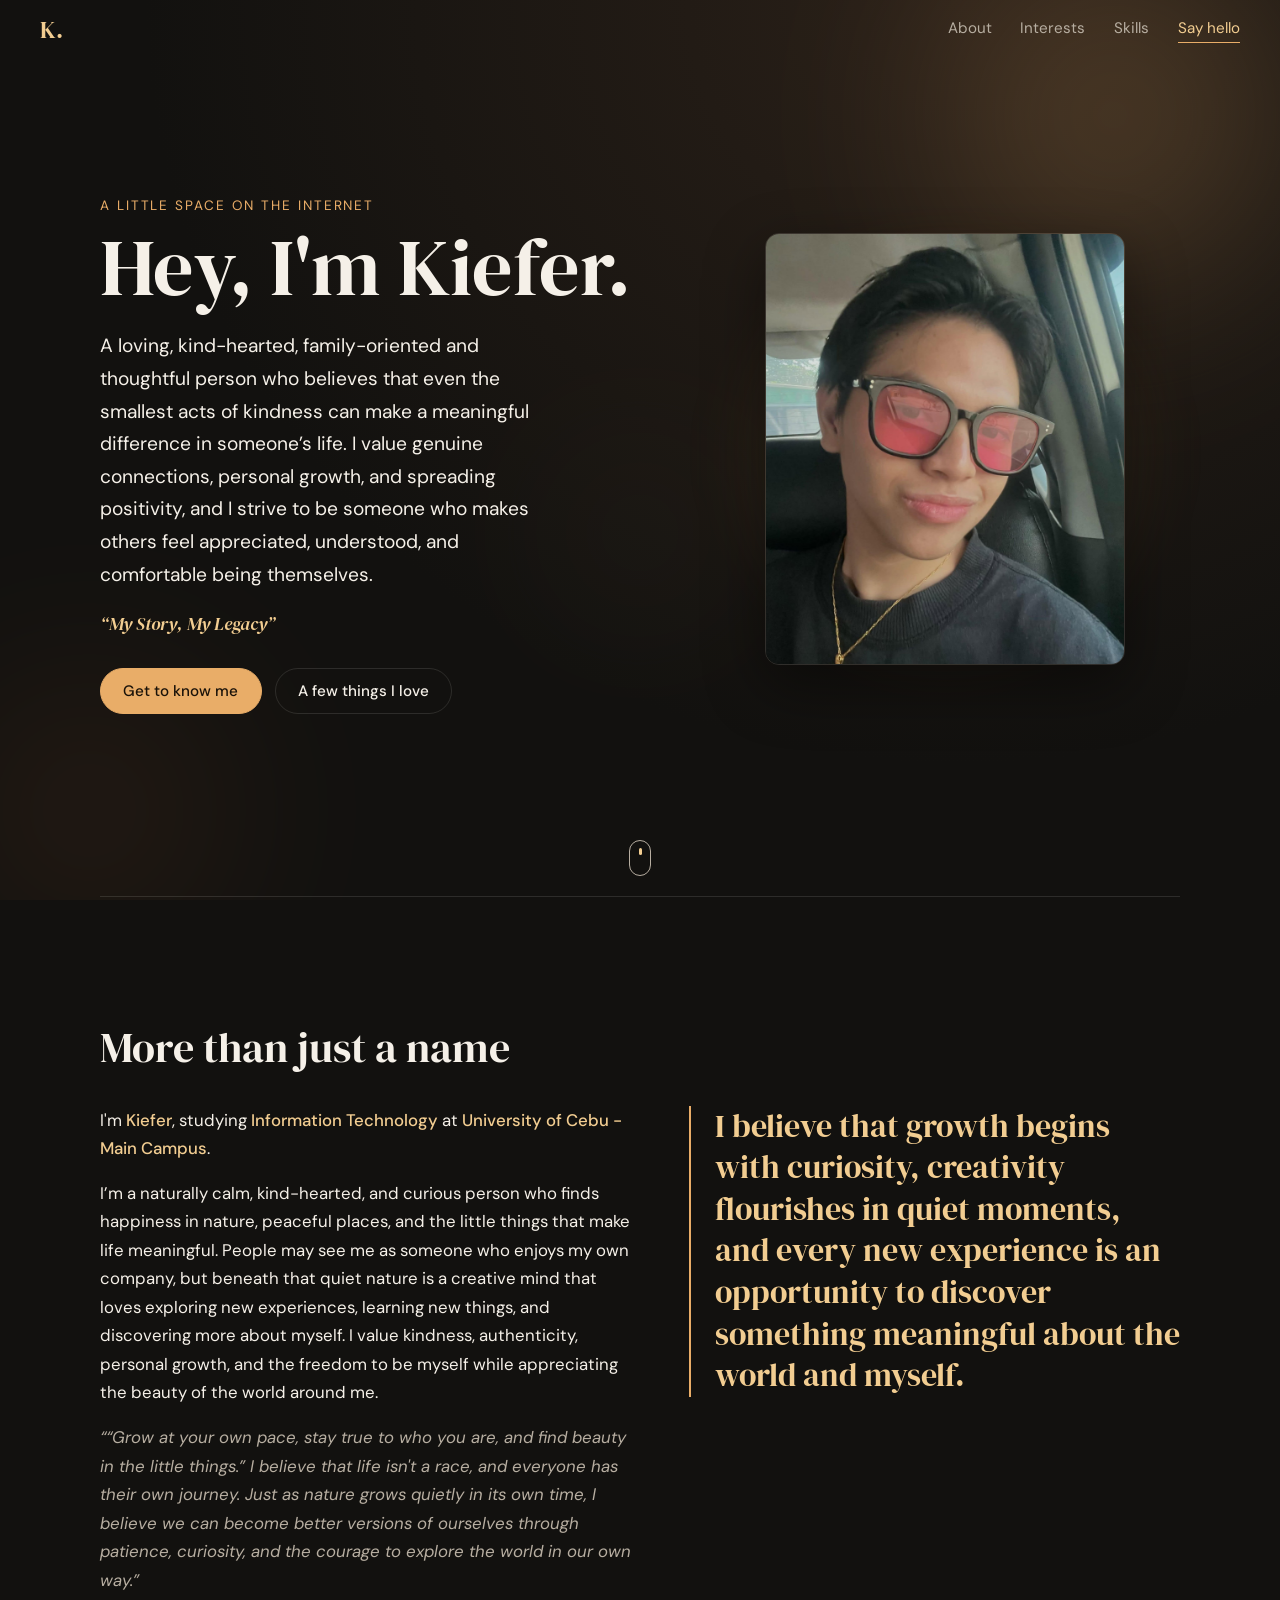
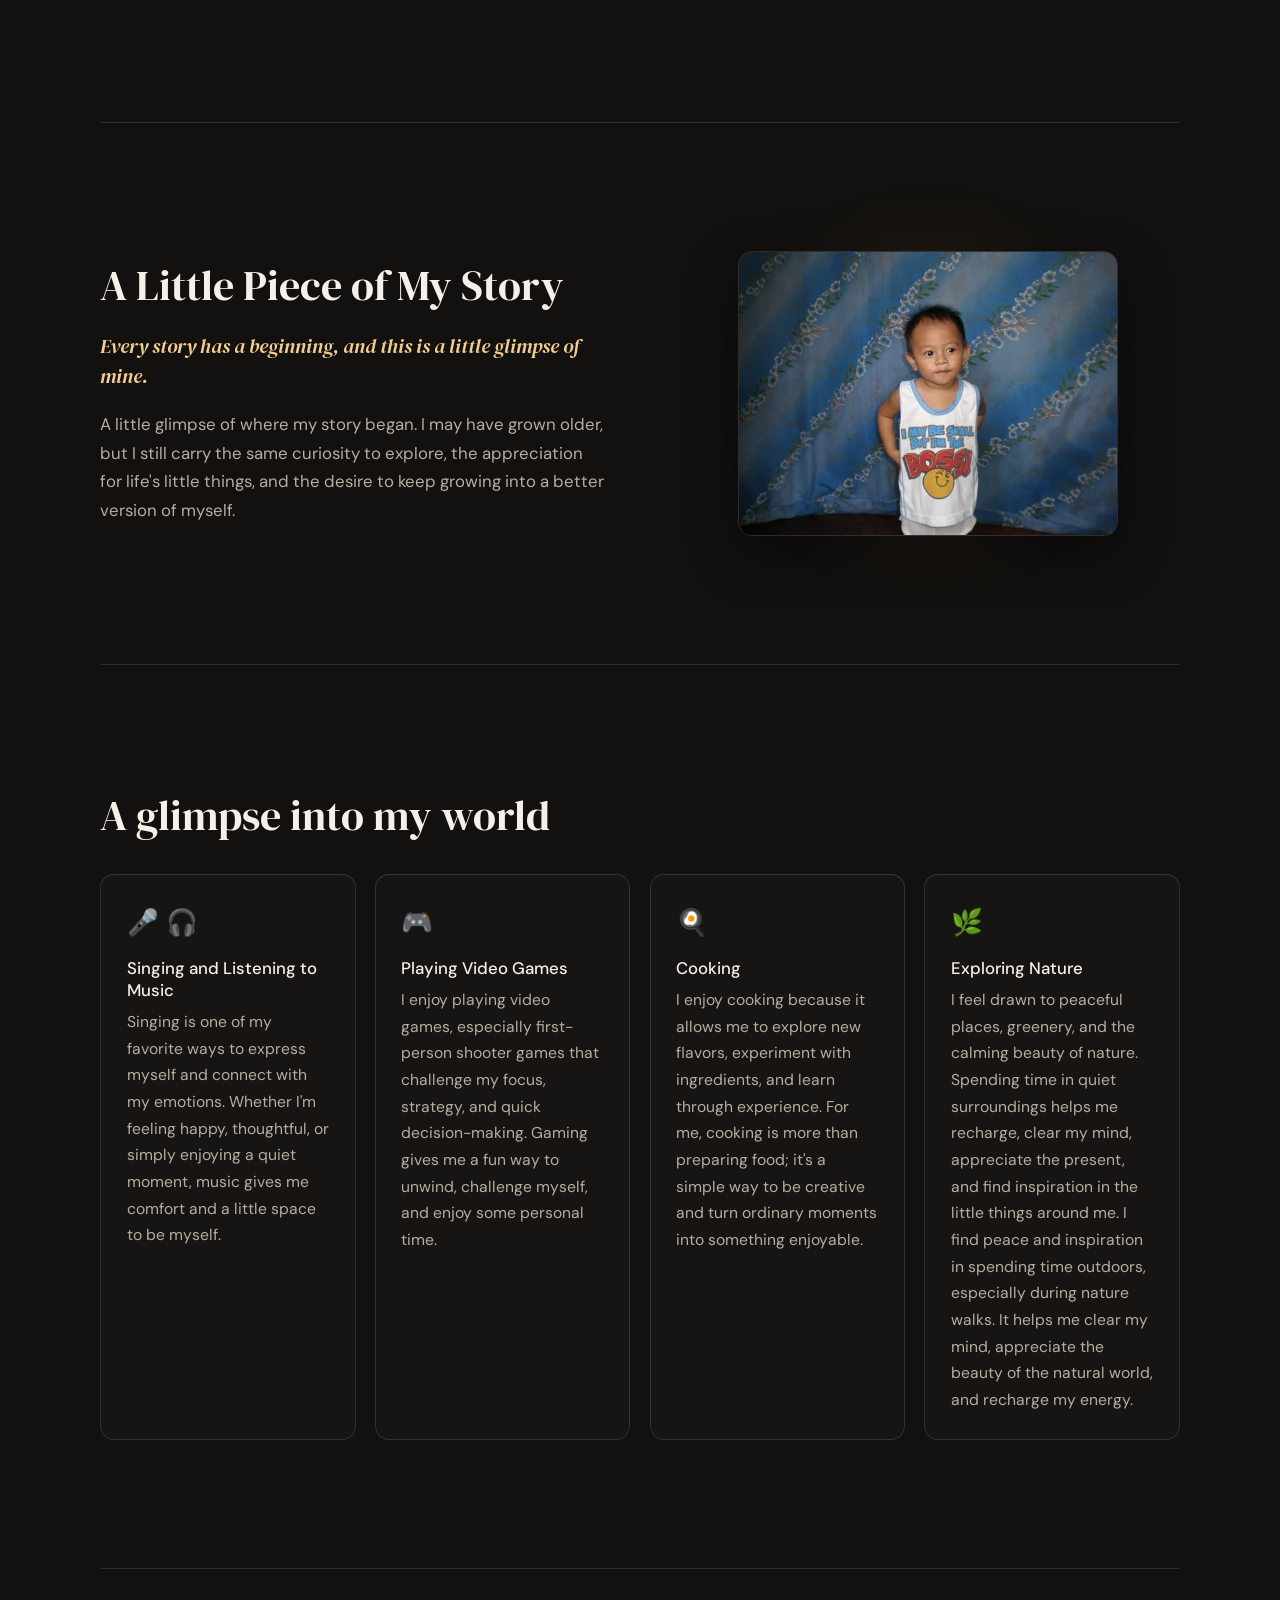
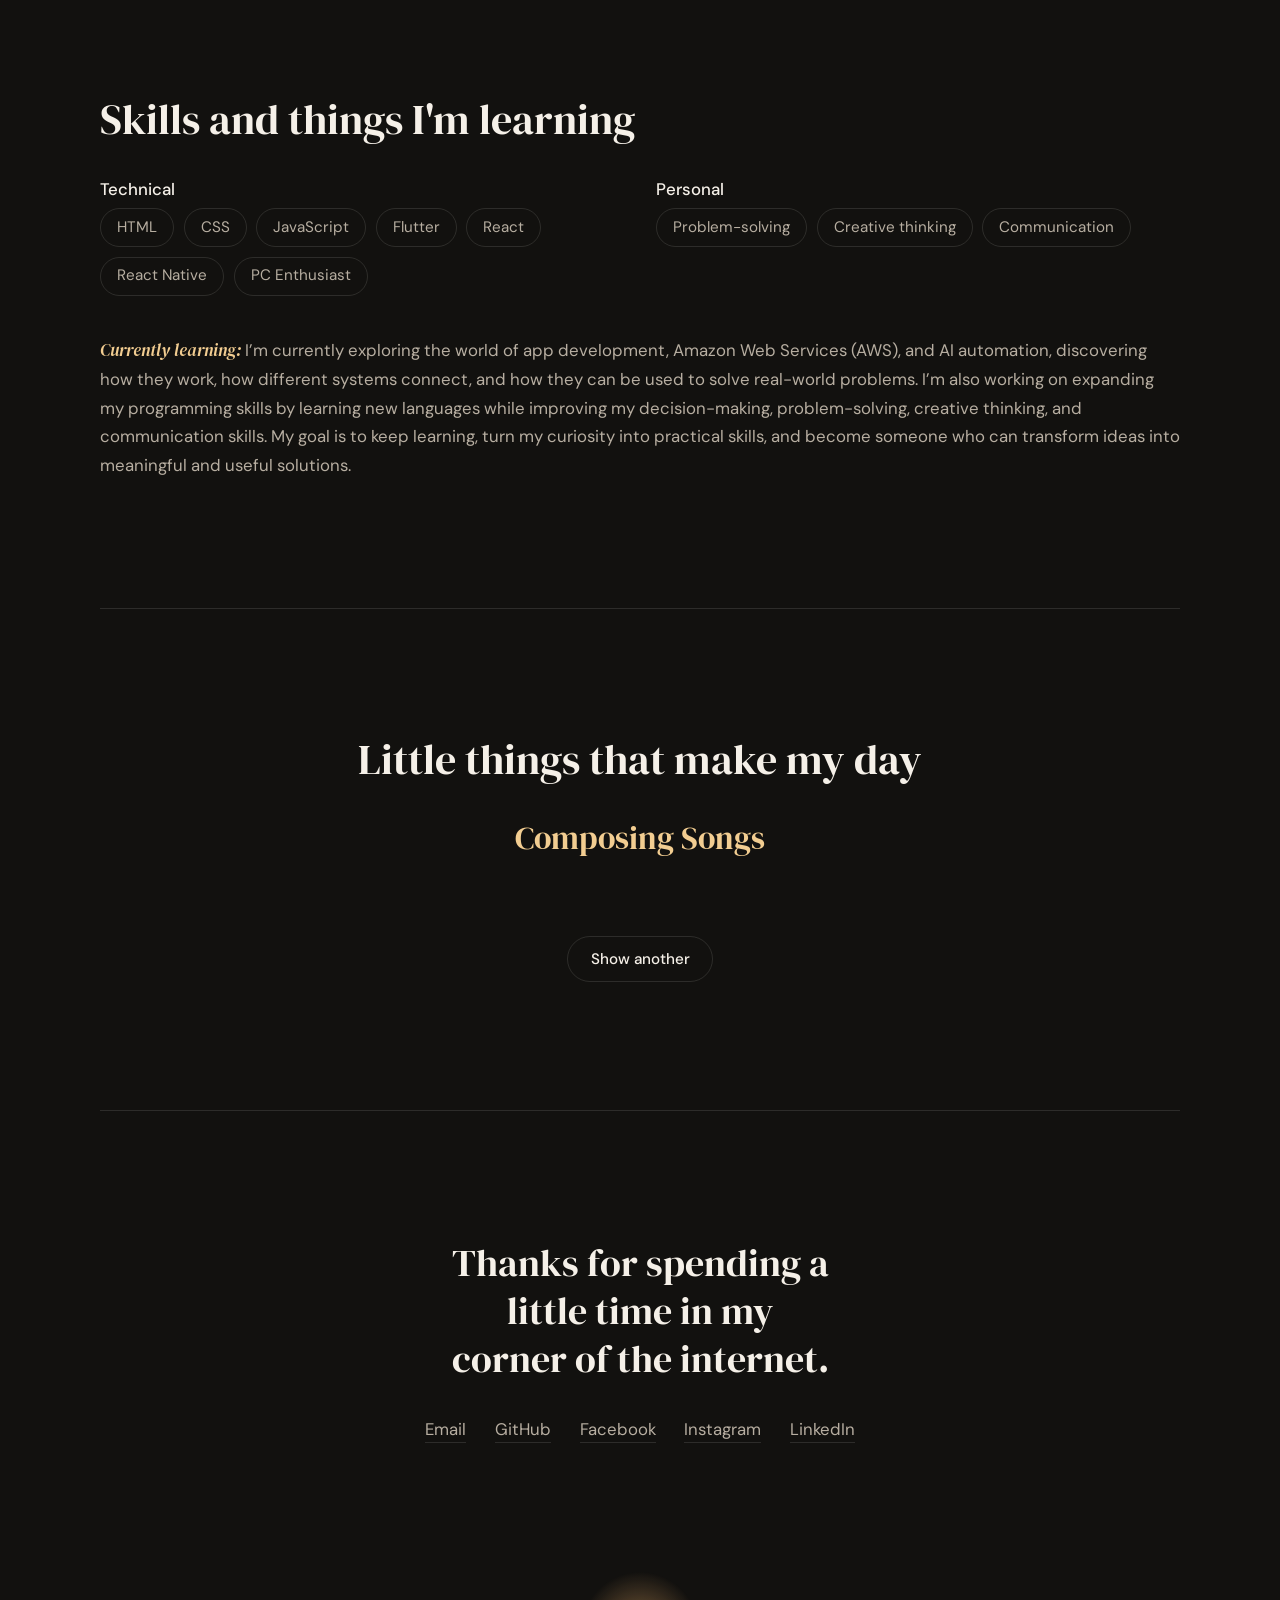
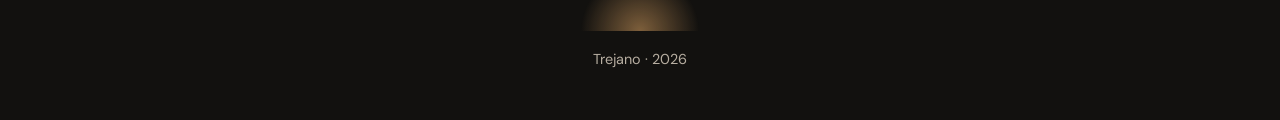
<file: index.html>
<!DOCTYPE html>
<html lang="en">
<head>
<meta charset="UTF-8">
<meta name="viewport" content="width=device-width, initial-scale=1">
<title>Trejano — A little space on the internet</title>
<meta name="description" content="Personal website of Trejano.">
<link rel="preconnect" href="https://fonts.googleapis.com">
<link rel="preconnect" href="https://fonts.gstatic.com" crossorigin>
<link href="https://fonts.googleapis.com/css2?family=DM+Sans:wght@400;500&family=DM+Serif+Display:ital@0;1&display=swap" rel="stylesheet">
<link rel="stylesheet" href="style.css">
<noscript><style>.reveal,.story .frame{opacity:1;transform:none}</style></noscript>
</head>
<body>
<div class="ambient" aria-hidden="true"><span class="glow g1"></span><span class="glow g2"></span><span class="glow g3"></span></div>

<header class="nav" id="nav">
  <a class="monogram" href="#top" aria-label="Back to top">K.</a>
  <nav aria-label="Main">
    <a href="#about">About</a>
    <a href="#interests">Interests</a>
    <a href="#skills">Skills</a>
    <a class="hello" href="#contact">Say hello</a>
  </nav>
</header>

<main id="top">
  <section class="hero wrap">
    <div class="hero-text">
      <p class="label intro">A little space on the internet</p>
      <h1 class="intro">Hey, I'm Kiefer.</h1>
      <p class="lead intro">A loving, kind-hearted, family-oriented and thoughtful person who believes that even the smallest acts of kindness can make a meaningful difference in someone’s life. I value genuine connections, personal growth, and spreading positivity, and I strive to be someone who makes others feel appreciated, understood, and comfortable being themselves.</p>
      <p class="tagline intro">“My Story, My Legacy”</p>
      <div class="actions intro">
        <a class="btn primary" href="#about">Get to know me</a>
        <a class="btn" href="#interests">A few things I love</a>
      </div>
    </div>
    <figure class="photo intro">
      <img src="profile.jpg" alt="Portrait of Trejano" width="440" height="520" onerror="this.parentElement.classList.add('no-photo');this.remove()">
      <span class="fallback" aria-hidden="true">T</span>
    </figure>
    <a class="scroll-cue" href="#about" aria-label="Scroll to About section"><span></span></a>
  </section>

  <section id="about" class="wrap section reveal">
    <h2>More than just a name</h2>
    <div class="about-grid">
      <div>
        <p>I'm <strong>Kiefer</strong>, studying <strong>Information Technology</strong> at <strong>University of Cebu - Main Campus</strong>.</p>
        <p>I’m a naturally calm, kind-hearted, and curious person who finds happiness in nature, peaceful places, and the little things that make life meaningful. People may see me as someone who enjoys my own company, but beneath that quiet nature is a creative mind that loves exploring new experiences, learning new things, and discovering more about myself. I value kindness, authenticity, personal growth, and the freedom to be myself while appreciating the beauty of the world around me.</p>
        <p class="motto">““Grow at your own pace, stay true to who you are, and find beauty in the little things.”

I believe that life isn't a race, and everyone has their own journey. Just as nature grows quietly in its own time, I believe we can become better versions of ourselves through patience, curiosity, and the courage to explore the world in our own way.”</p>
      </div>
      <p class="outlook">I believe that growth begins with curiosity, creativity flourishes in quiet moments, and every new experience is an opportunity to discover something meaningful about the world and myself.</p>
    </div>
  </section>

  <section id="story" class="wrap section reveal story">
    <div class="story-text">
      <h2>A Little Piece of My Story</h2>
      <p class="story-intro">Every story has a beginning, and this is a little glimpse of mine.</p>
      <p class="story-caption">A little glimpse of where my story began. I may have grown older, but I still carry the same curiosity to explore, the appreciation for life's little things, and the desire to keep growing into a better version of myself.</p>
    </div>
    <figure class="frame">
      <img src="childhood-photo.jpg" alt="A childhood photo of me" loading="lazy" onerror="this.parentElement.classList.add('no-photo');this.remove()">
      <div class="placeholder" aria-hidden="true">Add your photo at<br>assets/images/childhood-photo.jpg</div>
    </figure>
  </section>

  <section id="interests" class="wrap section reveal">
    <h2>A glimpse into my world</h2>
    <ul class="hobbies">
      <li><span class="emoji" aria-hidden="true">🎤 🎧</span><h3>Singing and Listening to Music</h3><p>Singing is one of my favorite ways to express myself and connect with my emotions. Whether I'm feeling happy, thoughtful, or simply enjoying a quiet moment, music gives me comfort and a little space to be myself.</p></li>
      <li><span class="emoji" aria-hidden="true">🎮</span><h3>Playing Video Games</h3><p>I enjoy playing video games, especially first-person shooter games that challenge my focus, strategy, and quick decision-making. Gaming gives me a fun way to unwind, challenge myself, and enjoy some personal time.</p></li>
      <li><span class="emoji" aria-hidden="true">🍳</span><h3>Cooking</h3><p>I enjoy cooking because it allows me to explore new flavors, experiment with ingredients, and learn through experience. For me, cooking is more than preparing food; it's a simple way to be creative and turn ordinary moments into something enjoyable.</p></li>
      <li><span class="emoji" aria-hidden="true">🌿</span><h3>Exploring Nature</h3><p>I feel drawn to peaceful places, greenery, and the calming beauty of nature. Spending time in quiet surroundings helps me recharge, clear my mind, appreciate the present, and find inspiration in the little things around me. I find peace and inspiration in spending time outdoors, especially during nature walks. It helps me clear my mind, appreciate the beauty of the natural world, and recharge my energy.</p></li>
    </ul>
  </section>

  <section id="skills" class="wrap section reveal">
    <h2>Skills and things I'm learning</h2>
    <div class="skills">
      <div><h3>Technical</h3><ul class="tags"><li>HTML</li><li>CSS</li><li>JavaScript</li><li>Flutter</li><li>React</li><li>React Native</li><li>PC Enthusiast</li></ul></div>
      <div><h3>Personal</h3><ul class="tags"><li>Problem-solving</li><li>Creative thinking</li><li>Communication</li></ul></div>
    </div>
    <p class="learning"><em>Currently learning:</em> I’m currently exploring the world of app development, Amazon Web Services (AWS), and AI automation, discovering how they work, how different systems connect, and how they can be used to solve real-world problems. I’m also working on expanding my programming skills by learning new languages while improving my decision-making, problem-solving, creative thinking, and communication skills. My goal is to keep learning, turn my curiosity into practical skills, and become someone who can transform ideas into meaningful and useful solutions.</p>
  </section>

  <section class="wrap section reveal touch">
    <h2>Little things that make my day</h2>
    <p class="fact" id="fact" aria-live="polite">Composing Songs</p>
    <button class="btn" id="nextFact" type="button">Show another</button>
  </section>

  <section id="contact" class="wrap section reveal closing">
    <p class="thanks">Thanks for spending a little time in my corner of the internet.</p>
    <ul class="links">
      <li><a href="mailto:bibingturtosa123@gmail.com">Email</a></li>
      <li><a href="https://github.com/TrejanoX" target="_blank" rel="noopener">GitHub</a></li>
      <li><a href="https://www.facebook.com/TrejanoX/" target="_blank" rel="noopener">Facebook</a></li>
      <li><a href="https://www.instagram.com/izzme_trejano/" target="_blank" rel="noopener">Instagram</a></li>
      <li><a href="https://www.linkedin.com/in/bibing-turtosa-725772421/" target="_blank" rel="noopener">LinkedIn</a></li>
    </ul>
  </section>
</main>

<footer class="wrap foot">
  <span class="lamp" aria-hidden="true"></span>
  <p>Trejano · <span id="year">2026</span></p>
</footer>
<script src="script.js"></script>
</body>
</html>
</file>
<file: style.css>
:root{
  --bg:#12110F; --bg2:#1B1916; --amber:#E9AD68; --gold:#F2CD91;
  --text:#F5F0E8; --muted:#B7AEA1; --line:rgba(245,240,232,.12);
  --serif:"DM Serif Display",Georgia,serif; --sans:"DM Sans",system-ui,-apple-system,"Segoe UI",sans-serif;
  --radius:14px; --space:clamp(4rem,10vw,8rem); --t:.35s;
}
*{box-sizing:border-box;margin:0}
html{scroll-behavior:smooth;scroll-padding-top:4.5rem}
body{background:var(--bg);color:var(--text);font:400 1.05rem/1.7 var(--sans);overflow-x:hidden}
a{color:inherit;text-decoration:none}
:focus-visible{outline:2px solid var(--gold);outline-offset:4px;border-radius:6px}
.wrap{width:min(1080px,100% - 3rem);margin-inline:auto}

/* Ambient light */
.ambient{position:fixed;inset:0;z-index:-1;overflow:hidden;
  background:radial-gradient(ellipse at 75% 0%,#2a2018 0%,var(--bg) 60%)}
.glow{position:absolute;border-radius:50%;filter:blur(90px);opacity:.28}
.g1{width:42vmax;height:42vmax;top:-12vmax;right:-8vmax;background:radial-gradient(circle,var(--amber),transparent 65%);animation:drift1 28s ease-in-out infinite alternate}
.g2{width:34vmax;height:34vmax;bottom:-10vmax;left:-10vmax;background:radial-gradient(circle,#b8683a,transparent 65%);opacity:.16;animation:drift2 34s ease-in-out infinite alternate}
.g3{width:20vmax;height:20vmax;top:45%;left:40%;background:radial-gradient(circle,var(--gold),transparent 65%);opacity:.07;animation:drift1 40s ease-in-out infinite alternate-reverse}
@keyframes drift1{to{transform:translate(-6vmax,5vmax) scale(1.08)}}
@keyframes drift2{to{transform:translate(7vmax,-4vmax) scale(1.1)}}

/* Nav */
.nav{position:sticky;top:0;z-index:10;display:flex;justify-content:space-between;align-items:center;
  padding:.8rem clamp(1rem,4vw,2.5rem);transition:background var(--t),border-color var(--t);border-bottom:1px solid transparent}
.nav.scrolled{background:rgba(18,17,15,.82);backdrop-filter:blur(10px);border-color:var(--line)}
.monogram{font:1.5rem var(--serif);color:var(--gold)}
.nav nav{display:flex;gap:clamp(.8rem,2.5vw,1.8rem);font-size:.95rem;color:var(--muted)}
.nav nav a{transition:color var(--t)}
.nav nav a:hover{color:var(--text)}
.nav .hello{color:var(--gold);border-bottom:1px solid var(--amber)}

/* Type */
h1,h2{font-family:var(--serif);font-weight:400;line-height:1.1}
h1{font-size:clamp(2.8rem,7vw,5rem);margin:.4rem 0 1.2rem}
h2{font-size:clamp(1.8rem,4vw,2.6rem);margin-bottom:2.2rem}
h3{font:500 1.05rem var(--sans);margin-bottom:.5rem}
.label{font-size:.85rem;letter-spacing:.14em;text-transform:uppercase;color:var(--amber)}
.lead{font-size:1.2rem;color:var(--text);max-width:34ch}
.tagline{font:italic 1.15rem var(--serif);color:var(--gold);margin:1.2rem 0 2rem}

/* Buttons */
.actions{display:flex;flex-wrap:wrap;gap:.8rem}
.btn{display:inline-block;font:500 .95rem var(--sans);color:var(--text);cursor:pointer;
  padding:.75rem 1.4rem;border:1px solid var(--line);border-radius:999px;background:transparent;
  transition:transform var(--t),border-color var(--t),background var(--t)}
.btn:hover{transform:translateY(-2px);border-color:var(--amber);background:rgba(233,173,104,.08)}
.btn:active{transform:translateY(0)}
.btn.primary{background:var(--amber);color:#1a1209;border-color:var(--amber)}
.btn.primary:hover{background:var(--gold)}

/* Hero */
.hero{min-height:calc(100svh - 4rem);display:grid;grid-template-columns:1.2fr 1fr;gap:3rem;align-items:center;position:relative;padding-block:2rem 5rem}
.photo{justify-self:center;position:relative;width:min(100%,360px);aspect-ratio:5/6}
.photo::before{content:"";position:absolute;inset:-14%;background:radial-gradient(circle,rgba(233,173,104,.35),transparent 65%);filter:blur(30px);transition:opacity var(--t);opacity:.7;z-index:-1}
.photo:hover::before{opacity:1}
.photo img,.photo .fallback{width:100%;height:100%;object-fit:cover;border-radius:var(--radius);border:1px solid var(--line);
  box-shadow:0 20px 60px rgba(0,0,0,.45);transition:transform .6s ease}
.photo:hover img,.photo:hover .fallback{transform:scale(1.025)}
.fallback{display:none;place-items:center;background:var(--bg2);font:7rem var(--serif);color:var(--amber)}
.photo.no-photo .fallback{display:grid}
.scroll-cue{position:absolute;bottom:1.2rem;left:50%;translate:-50% 0;width:22px;height:36px;border:1px solid var(--muted);border-radius:12px}
.scroll-cue span{position:absolute;left:50%;top:7px;width:3px;height:7px;margin-left:-1.5px;border-radius:2px;background:var(--gold);animation:cue 2.2s ease-in-out infinite}
@keyframes cue{50%{transform:translateY(10px);opacity:.3}}

/* Entrance (hero only) */
.intro{opacity:0;transform:translateY(18px);animation:in .9s cubic-bezier(.2,.7,.2,1) forwards}
.hero-text .intro:nth-child(2){animation-delay:.12s}.hero-text .intro:nth-child(3){animation-delay:.24s}
.hero-text .intro:nth-child(4){animation-delay:.36s}.hero-text .intro:nth-child(5){animation-delay:.48s}
.photo.intro{animation-delay:.3s}
@keyframes in{to{opacity:1;transform:none}}

/* Sections */
.section{padding-block:var(--space);border-top:1px solid var(--line)}
.reveal{opacity:0;transform:translateY(24px);transition:opacity .9s ease,transform .9s ease}
.reveal.visible{opacity:1;transform:none}
.about-grid{display:grid;grid-template-columns:1.1fr 1fr;gap:3rem;align-items:start}
.about-grid p+p{margin-top:1rem}
.about-grid strong{color:var(--gold);font-weight:500}
.motto{font-style:italic;color:var(--muted)}
.outlook{font:clamp(1.5rem,3vw,2rem)/1.3 var(--serif);color:var(--gold);padding-left:1.5rem;border-left:2px solid var(--amber)}

/* Childhood photo section */
.story{display:grid;grid-template-columns:1fr 1fr;gap:clamp(2rem,6vw,4.5rem);align-items:center}
.story h2{margin-bottom:1.4rem}
.story-intro{font:italic 1.25rem/1.5 var(--serif);color:var(--gold);margin-bottom:1.2rem}
.story-caption{color:var(--muted);max-width:46ch}
.frame{position:relative;justify-self:center;width:min(100%,380px)}
.frame::before{content:"";position:absolute;inset:-12%;background:radial-gradient(circle,rgba(233,173,104,.28),transparent 65%);filter:blur(30px);opacity:.7;z-index:-1;transition:opacity var(--t)}
.frame img{display:block;width:100%;height:auto;max-height:540px;object-fit:cover;border-radius:var(--radius);border:1px solid var(--line);box-shadow:0 18px 50px rgba(0,0,0,.45);transition:transform .6s ease}
.frame:hover::before{opacity:1}
.frame:hover img{transform:translateY(-4px)}
.placeholder{display:none;aspect-ratio:4/5;place-items:center;text-align:center;padding:1.5rem;color:var(--muted);font-size:.95rem;border:1px dashed var(--line);border-radius:var(--radius);background:rgba(27,25,22,.6)}
.frame.no-photo .placeholder{display:grid}
.story .frame{opacity:0;transition:opacity 1.2s ease .25s}
.story.visible .frame{opacity:1}

.hobbies{list-style:none;padding:0;display:grid;grid-template-columns:repeat(auto-fit,minmax(230px,1fr));gap:1.2rem}
.hobbies li{padding:1.6rem;border:1px solid var(--line);border-radius:var(--radius);background:rgba(27,25,22,.6);
  transition:transform var(--t),border-color var(--t),box-shadow var(--t)}
.hobbies li:hover{transform:translateY(-5px);border-color:rgba(233,173,104,.5);box-shadow:0 12px 40px rgba(233,173,104,.08)}
.emoji{font-size:1.6rem;display:block;margin-bottom:.8rem}
.hobbies p{color:var(--muted);font-size:.98rem}

.skills{display:grid;grid-template-columns:repeat(auto-fit,minmax(260px,1fr));gap:2rem}
.tags{list-style:none;padding:0;display:flex;flex-wrap:wrap;gap:.6rem}
.tags li{padding:.35rem 1rem;border:1px solid var(--line);border-radius:999px;color:var(--muted);font-size:.95rem;transition:color var(--t),border-color var(--t)}
.tags li:hover{color:var(--gold);border-color:var(--amber)}
.learning{margin-top:2.5rem;color:var(--muted)}.learning em{color:var(--gold);font-family:var(--serif)}

.touch{text-align:center}
.fact{font:clamp(1.4rem,3vw,2rem)/1.35 var(--serif);color:var(--gold);max-width:26ch;margin:0 auto 2rem;min-height:2.7em;transition:opacity .3s}
.fact.fade{opacity:0}

.closing{text-align:center}
.thanks{font:clamp(1.6rem,4vw,2.4rem)/1.25 var(--serif);max-width:20ch;margin:0 auto 2rem}
.links{list-style:none;padding:0;display:flex;justify-content:center;flex-wrap:wrap;gap:1.8rem}
.links a{color:var(--muted);border-bottom:1px solid var(--line);padding-bottom:2px;transition:color var(--t),border-color var(--t)}
.links a:hover{color:var(--gold);border-color:var(--amber)}
.foot{text-align:center;padding-bottom:3rem;color:var(--muted);font-size:.9rem}
.lamp{display:block;width:120px;height:60px;margin:0 auto 1rem;background:radial-gradient(ellipse at 50% 100%,rgba(233,173,104,.5),transparent 70%);animation:breathe 6s ease-in-out infinite alternate}
@keyframes breathe{to{opacity:.45}}

/* Responsive */
@media (max-width:760px){
  .hero{grid-template-columns:1fr;text-align:left;gap:2rem;padding-top:1rem}
  .photo{order:-1;width:min(65%,240px);justify-self:start}
  .about-grid{grid-template-columns:1fr;gap:2rem}
  .story{grid-template-columns:1fr}
  .frame{width:min(100%,340px);justify-self:start}
  .nav nav{gap:.9rem;font-size:.88rem}
  .nav nav a:nth-child(3){display:none}
}
@media (prefers-reduced-motion:reduce){
  html{scroll-behavior:auto}
  *,*::before,*::after{animation:none!important;transition:none!important}
  .intro,.reveal,.story .frame{opacity:1;transform:none}
}
</file>
